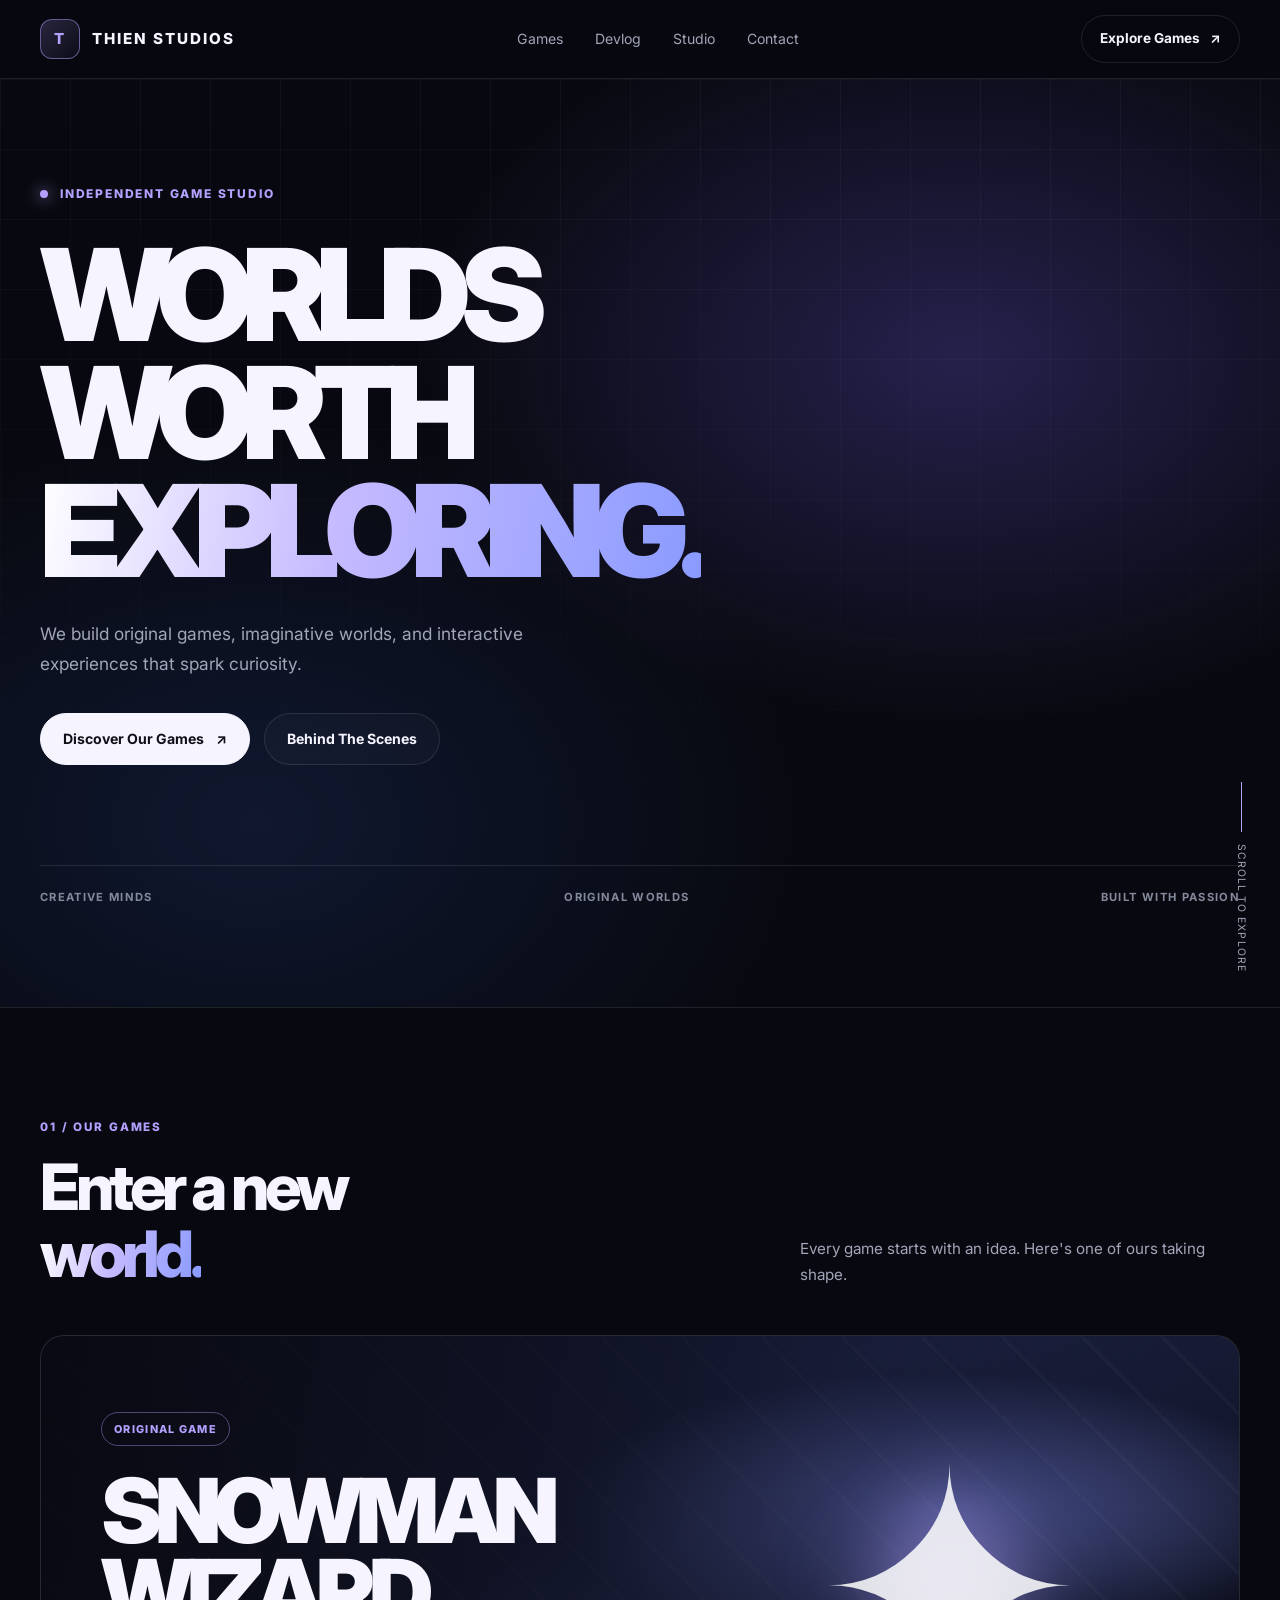
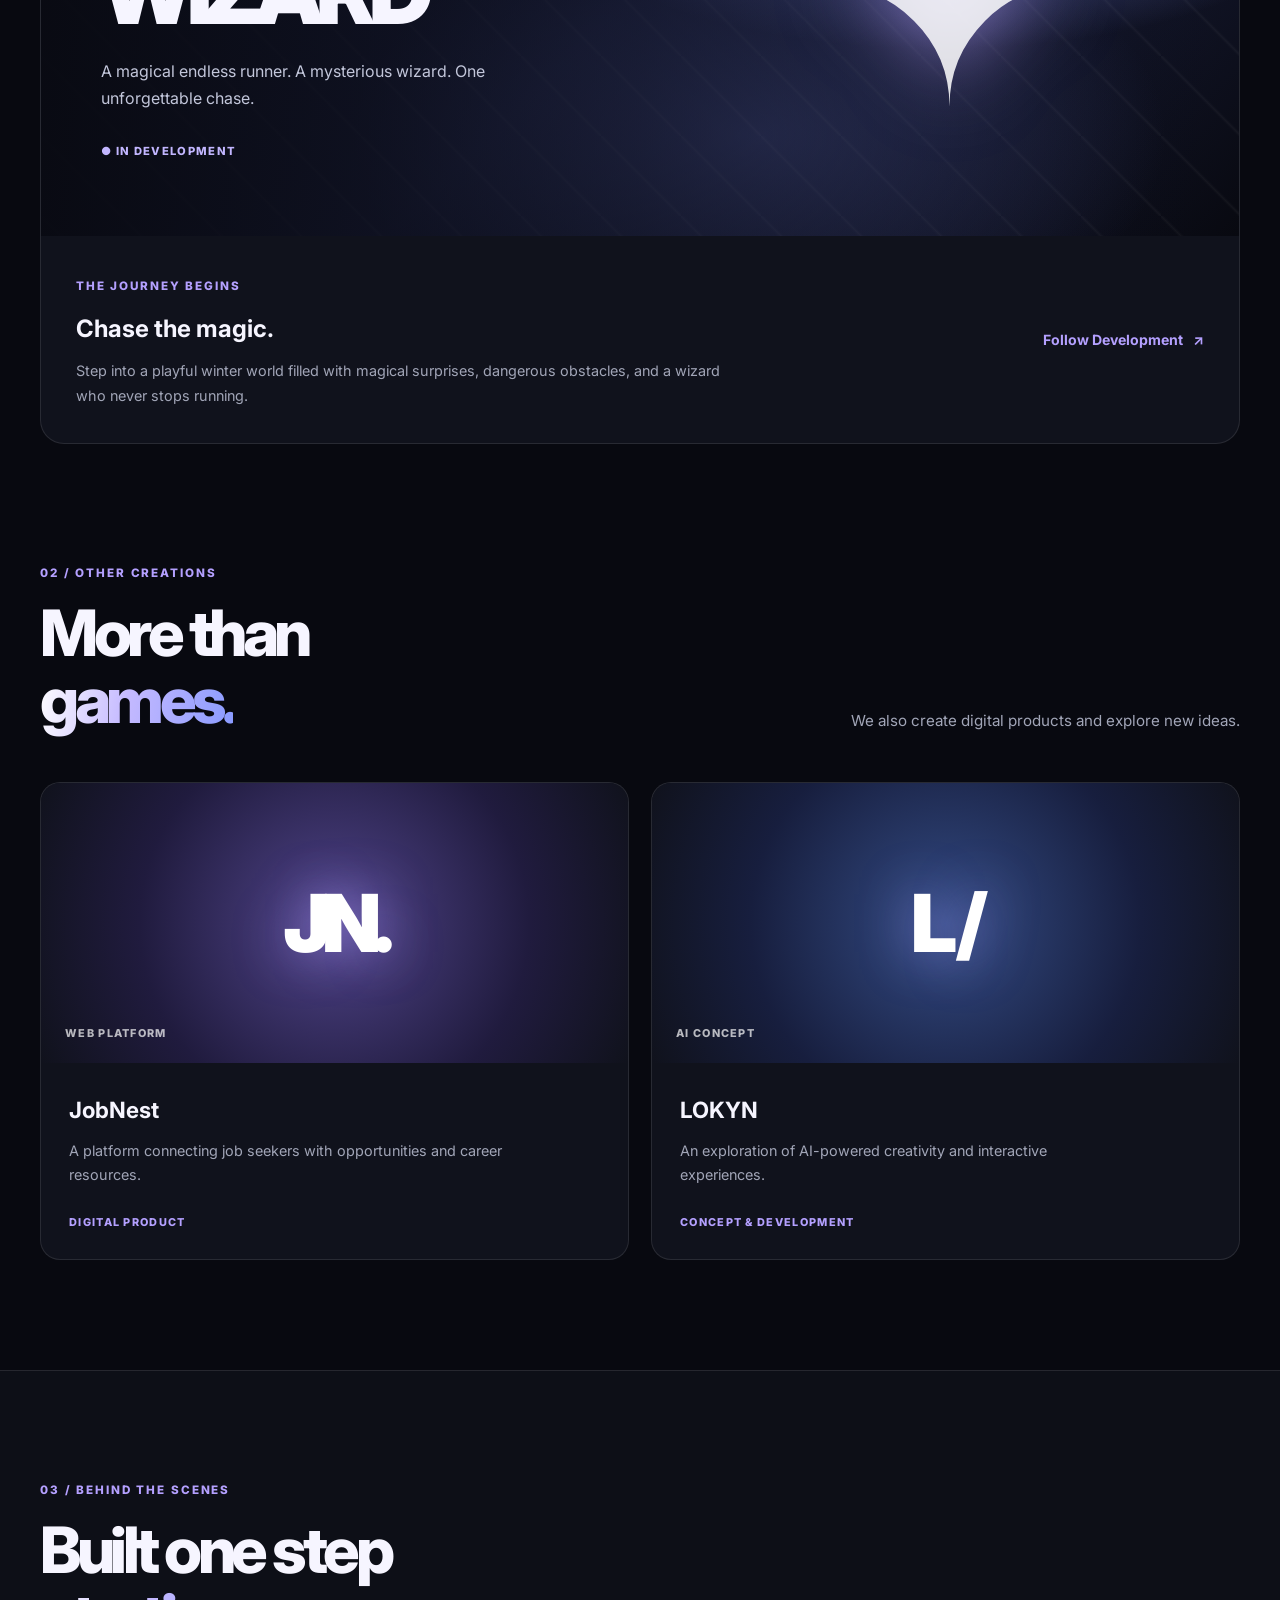
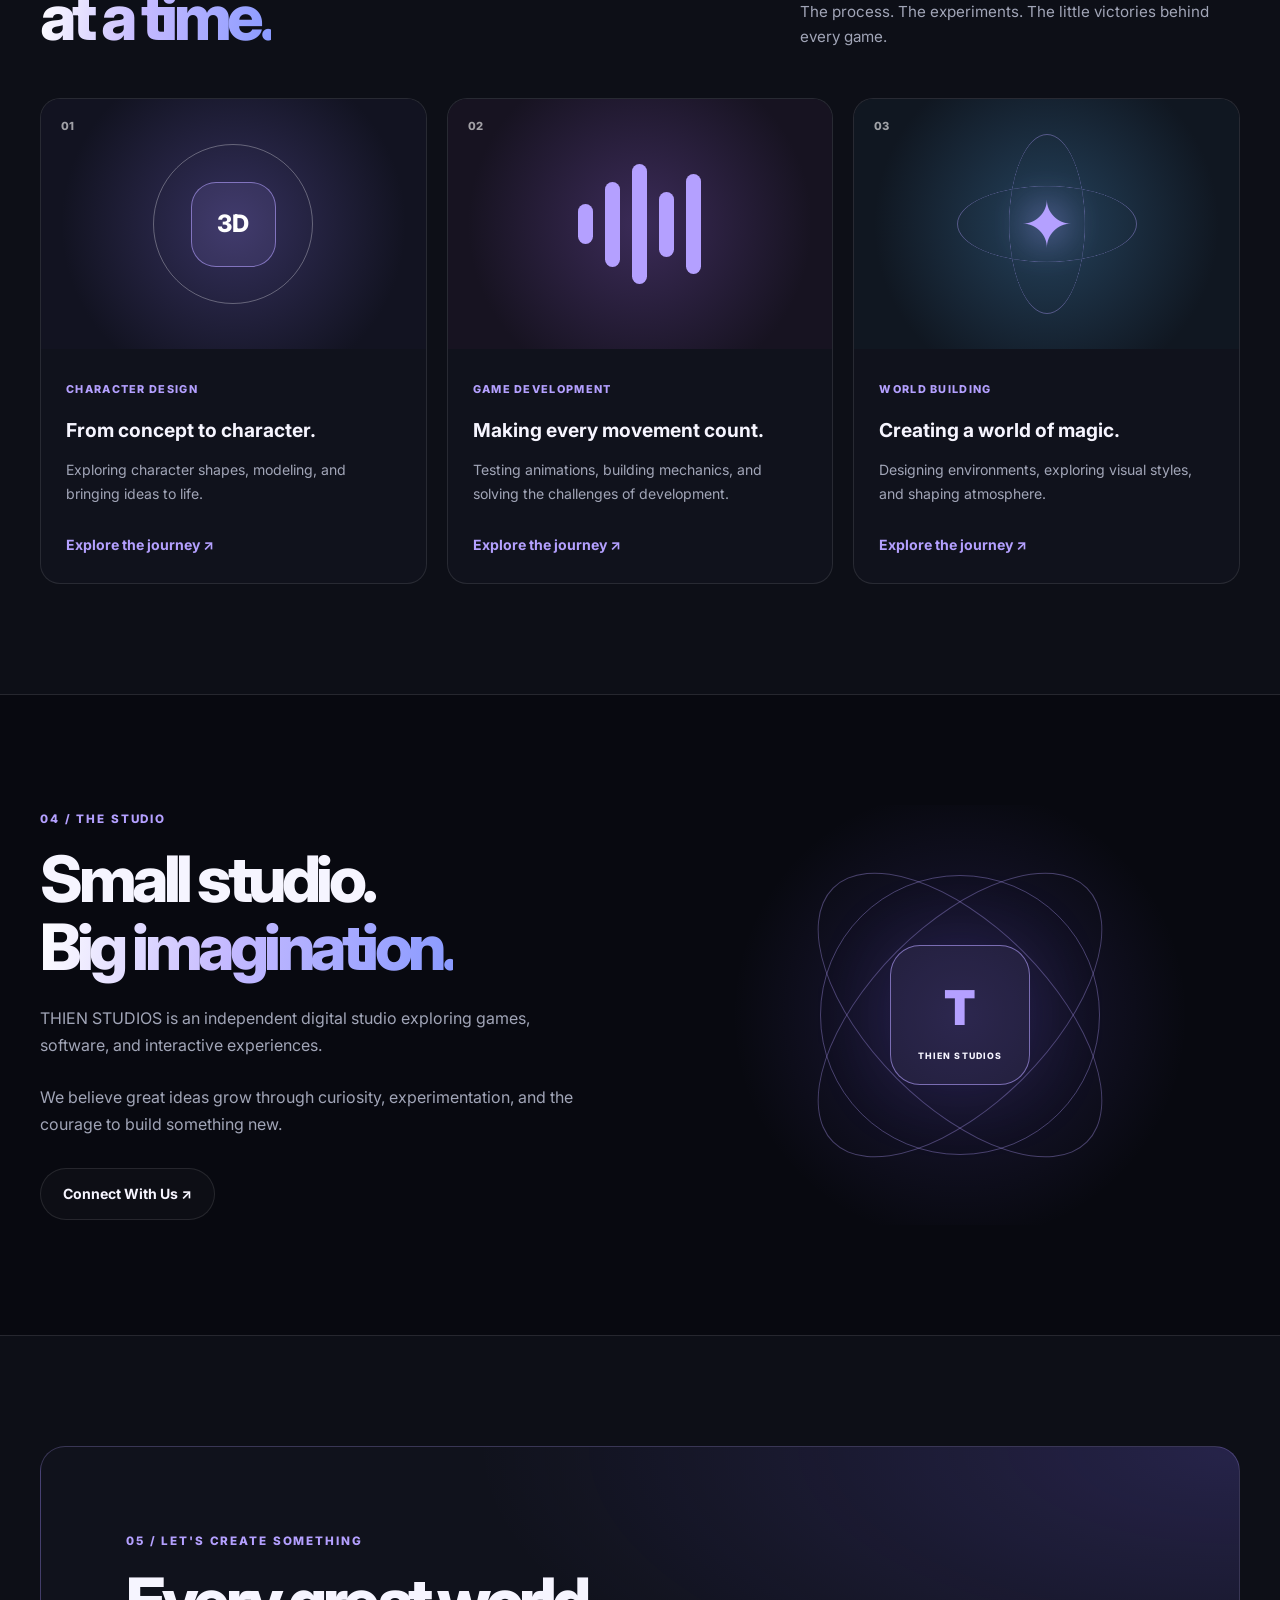
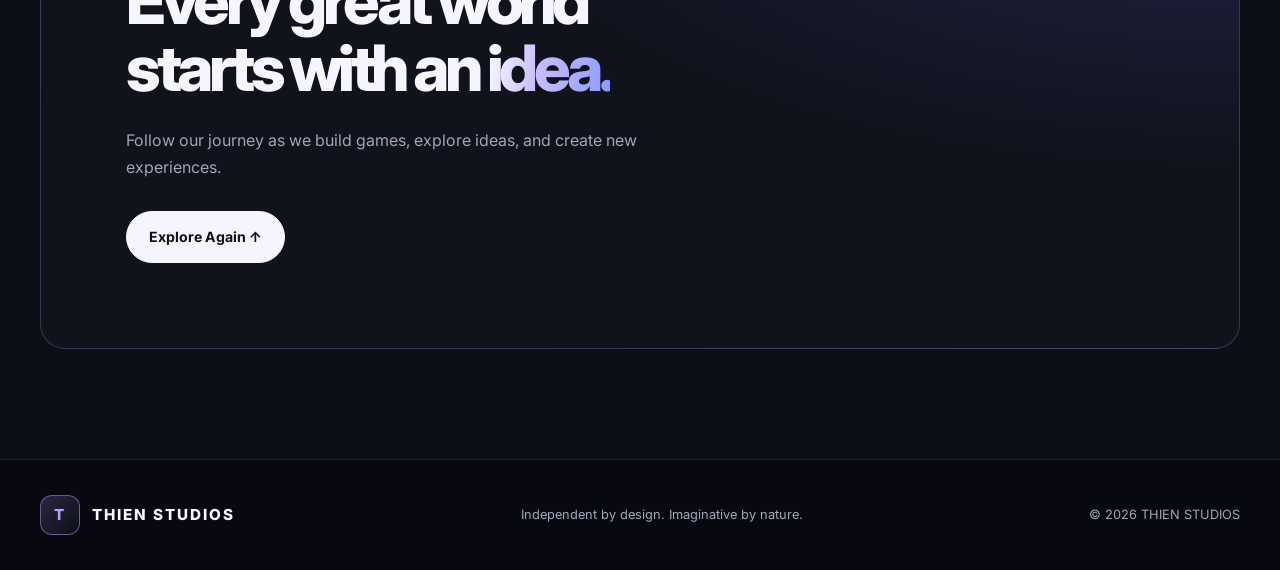
<file: index.html>
<!DOCTYPE html>
<html lang="en">
<head>
  <meta charset="UTF-8" />
  <meta name="viewport" content="width=device-width, initial-scale=1.0" />
  <meta name="theme-color" content="#080910" />

  <meta
    name="description"
    content="THIEN STUDIOS creates original games, digital experiences, and imaginative worlds."
  />

  <title>THIEN STUDIOS — Worlds Worth Exploring</title>

  <link rel="preconnect" href="https://fonts.googleapis.com" />
  <link rel="preconnect" href="https://fonts.gstatic.com" crossorigin />

  <link
    href="https://fonts.googleapis.com/css2?family=Inter:wght@400;500;600;700;800;900&display=swap"
    rel="stylesheet"
  />

  <link rel="stylesheet" href="style.css" />
</head>

<body>

  <!-- Navigation -->
  <header class="header">
    <div class="container navbar">

      <a href="#home" class="brand">
        <span class="brand-mark">T</span>
        <span>THIEN STUDIOS</span>
      </a>

      <button
        class="menu-toggle"
        id="menuToggle"
        aria-expanded="false"
        aria-controls="navLinks"
      >
        <span></span>
        <span></span>
      </button>

      <nav class="nav-links" id="navLinks">
        <a href="#games">Games</a>
        <a href="#devlog">Devlog</a>
        <a href="#studio">Studio</a>
        <a href="#contact">Contact</a>
      </nav>

      <a href="#games" class="nav-cta">
        Explore Games <span>↗</span>
      </a>

    </div>
  </header>


  <main>

    <!-- Hero -->
    <section class="hero" id="home">

      <div class="hero-background"></div>
      <div class="hero-grid"></div>

      <div class="container hero-content">

        <div class="hero-badge">
          <span class="status-dot"></span>
          INDEPENDENT GAME STUDIO
        </div>

        <h1>
          WORLDS<br />
          WORTH<br />
          <span class="gradient-text">EXPLORING.</span>
        </h1>

        <p class="hero-description">
          We build original games, imaginative worlds,
          and interactive experiences that spark curiosity.
        </p>

        <div class="hero-actions">

          <a href="#games" class="button primary">
            Discover Our Games <span>↗</span>
          </a>

          <a href="#devlog" class="button secondary">
            Behind The Scenes
          </a>

        </div>

        <div class="hero-footer">
          <span>CREATIVE MINDS</span>
          <span>ORIGINAL WORLDS</span>
          <span>BUILT WITH PASSION</span>
        </div>

      </div>

      <div class="hero-scroll">
        <span></span>
        SCROLL TO EXPLORE
      </div>

    </section>


    <!-- Featured Game -->
    <section class="featured-section" id="games">

      <div class="container">

        <div class="section-header reveal">

          <div>
            <div class="section-label">01 / OUR GAMES</div>

            <h2 class="section-heading">
              Enter a new<br />
              <span class="gradient-text">world.</span>
            </h2>
          </div>

          <p class="section-description">
            Every game starts with an idea.
            Here's one of ours taking shape.
          </p>

        </div>


        <article class="featured-game reveal">

          <div class="featured-art">

            <div class="featured-overlay"></div>

            <div class="game-art-content">

              <span class="game-tag">
                ORIGINAL GAME
              </span>

              <h3>SNOWMAN<br />WIZARD</h3>

              <p>
                A magical endless runner.
                A mysterious wizard.
                One unforgettable chase.
              </p>

              <span class="game-status">
                ● IN DEVELOPMENT
              </span>

            </div>

            <div class="snowman-symbol">✦</div>

          </div>


          <div class="featured-info">

            <div>
              <span class="section-label">THE JOURNEY BEGINS</span>

              <h3>Chase the magic.</h3>

              <p>
                Step into a playful winter world filled with
                magical surprises, dangerous obstacles,
                and a wizard who never stops running.
              </p>
            </div>

            <a href="#devlog" class="text-link">
              Follow Development <span>↗</span>
            </a>

          </div>

        </article>


        <!-- Other Projects -->
        <div class="other-projects">

          <div class="section-header reveal">

            <div>
              <div class="section-label">02 / OTHER CREATIONS</div>

              <h2 class="section-heading">
                More than<br />
                <span class="gradient-text">games.</span>
              </h2>
            </div>

            <p class="section-description">
              We also create digital products
              and explore new ideas.
            </p>

          </div>


          <div class="project-grid">

            <article class="project-card reveal">

              <div class="project-image jobnest-art">
                <span class="project-logo">JN.</span>
                <span class="project-category">WEB PLATFORM</span>
              </div>

              <div class="project-content">

                <h3>JobNest</h3>

                <p>
                  A platform connecting job seekers
                  with opportunities and career resources.
                </p>

                <span class="project-status">
                  DIGITAL PRODUCT
                </span>

              </div>

            </article>


            <article class="project-card reveal">

              <div class="project-image lokyn-art">
                <span class="project-logo">L /</span>
                <span class="project-category">AI CONCEPT</span>
              </div>

              <div class="project-content">

                <h3>LOKYN</h3>

                <p>
                  An exploration of AI-powered creativity
                  and interactive experiences.
                </p>

                <span class="project-status">
                  CONCEPT & DEVELOPMENT
                </span>

              </div>

            </article>

          </div>

        </div>

      </div>

    </section>


    <!-- Devlog -->
    <section class="devlog-section" id="devlog">

      <div class="container">

        <div class="section-header reveal">

          <div>
            <div class="section-label">03 / BEHIND THE SCENES</div>

            <h2 class="section-heading">
              Built one step<br />
              <span class="gradient-text">at a time.</span>
            </h2>
          </div>

          <p class="section-description">
            The process. The experiments.
            The little victories behind every game.
          </p>

        </div>


        <div class="devlog-grid">

          <article class="devlog-card reveal">

            <div class="devlog-visual visual-model">
              <span>01</span>
              <div class="visual-orbit"></div>
              <div class="visual-core">3D</div>
            </div>

            <div class="devlog-content">

              <span class="devlog-category">
                CHARACTER DESIGN
              </span>

              <h3>From concept to character.</h3>

              <p>
                Exploring character shapes,
                modeling, and bringing ideas to life.
              </p>

              <a href="#contact" class="text-link">
                Explore the journey ↗
              </a>

            </div>

          </article>


          <article class="devlog-card reveal">

            <div class="devlog-visual visual-animation">
              <span>02</span>
              <div class="animation-bars">
                <i></i>
                <i></i>
                <i></i>
                <i></i>
                <i></i>
              </div>
            </div>

            <div class="devlog-content">

              <span class="devlog-category">
                GAME DEVELOPMENT
              </span>

              <h3>Making every movement count.</h3>

              <p>
                Testing animations, building mechanics,
                and solving the challenges of development.
              </p>

              <a href="#contact" class="text-link">
                Explore the journey ↗
              </a>

            </div>

          </article>


          <article class="devlog-card reveal">

            <div class="devlog-visual visual-world">
              <span>03</span>
              <div class="world-ring ring-one"></div>
              <div class="world-ring ring-two"></div>
              <div class="world-center">✦</div>
            </div>

            <div class="devlog-content">

              <span class="devlog-category">
                WORLD BUILDING
              </span>

              <h3>Creating a world of magic.</h3>

              <p>
                Designing environments,
                exploring visual styles, and shaping atmosphere.
              </p>

              <a href="#contact" class="text-link">
                Explore the journey ↗
              </a>

            </div>

          </article>

        </div>

      </div>

    </section>


    <!-- Studio -->
    <section class="studio-section" id="studio">

      <div class="container studio-grid">

        <div class="studio-content reveal">

          <div class="section-label">04 / THE STUDIO</div>

          <h2 class="section-heading">
            Small studio.<br />
            <span class="gradient-text">Big imagination.</span>
          </h2>

          <p>
            THIEN STUDIOS is an independent digital studio
            exploring games, software, and interactive experiences.
          </p>

          <p>
            We believe great ideas grow through curiosity,
            experimentation, and the courage to build something new.
          </p>

          <a href="#contact" class="button secondary">
            Connect With Us ↗
          </a>

        </div>


        <div class="studio-visual reveal">

          <div class="studio-orbit orbit-a"></div>
          <div class="studio-orbit orbit-b"></div>
          <div class="studio-orbit orbit-c"></div>

          <div class="studio-center">
            <span>T</span>
            <small>THIEN STUDIOS</small>
          </div>

        </div>

      </div>

    </section>


    <!-- Contact -->
    <section class="contact-section" id="contact">

      <div class="container">

        <div class="contact-panel reveal">

          <div class="section-label">
            05 / LET'S CREATE SOMETHING
          </div>

          <h2 class="section-heading">
            Every great world<br />
            starts with an <span class="gradient-text">idea.</span>
          </h2>

          <p>
            Follow our journey as we build games,
            explore ideas, and create new experiences.
          </p>

          <a href="#home" class="button primary">
            Explore Again ↑
          </a>

        </div>

      </div>

    </section>

  </main>


  <!-- Footer -->
  <footer class="footer">

    <div class="container footer-content">

      <a href="#home" class="brand">
        <span class="brand-mark">T</span>
        <span>THIEN STUDIOS</span>
      </a>

      <p>
        Independent by design. Imaginative by nature.
      </p>

      <span class="copyright">
        © <span id="year"></span> THIEN STUDIOS
      </span>

    </div>

  </footer>


  <script src="script.js"></script>

</body>
</html>
</file>
<file: style.css>
/* ========================================
   THIEN STUDIOS
   Main stylesheet
======================================== */

:root {
  --bg: #080910;
  --surface: #10121c;
  --surface-light: #171a27;

  --text: #f6f5ff;
  --muted: #a1a5b7;

  --accent: #b4a0ff;
  --accent-blue: #7e91ff;

  --border: rgba(255, 255, 255, 0.1);

  --max-width: 1200px;
}

* {
  margin: 0;
  padding: 0;
  box-sizing: border-box;
}

html {
  scroll-behavior: smooth;
  scroll-padding-top: 90px;
}

body {
  background: var(--bg);
  color: var(--text);
  font-family: "Inter", sans-serif;
  line-height: 1.7;
  overflow-x: hidden;
  -webkit-font-smoothing: antialiased;
}

a {
  color: inherit;
  text-decoration: none;
}

button {
  font: inherit;
}

img {
  display: block;
  max-width: 100%;
}

.container {
  width: min(var(--max-width), calc(100% - 48px));
  margin: auto;
}


/* ========================================
   NAVIGATION
======================================== */

.header {
  position: sticky;
  top: 0;
  z-index: 1000;

  background: rgba(8, 9, 16, 0.82);
  backdrop-filter: blur(20px);

  border-bottom: 1px solid var(--border);
}

.navbar {
  min-height: 78px;

  display: flex;
  justify-content: space-between;
  align-items: center;

  gap: 24px;
}

.brand {
  display: flex;
  align-items: center;
  gap: 12px;

  font-size: 0.95rem;
  font-weight: 800;
  letter-spacing: 0.13em;
}

.brand-mark {
  width: 40px;
  height: 40px;

  display: grid;
  place-items: center;

  border: 1px solid rgba(180, 160, 255, 0.5);
  border-radius: 12px;

  color: var(--accent);

  background: linear-gradient(
    135deg,
    rgba(180, 160, 255, 0.2),
    rgba(126, 145, 255, 0.04)
  );
}

.nav-links {
  display: flex;
  align-items: center;
  gap: 32px;
}

.nav-links a {
  color: var(--muted);
  font-size: 0.88rem;

  transition: color 0.25s ease;
}

.nav-links a:hover {
  color: var(--text);
}

.nav-cta {
  display: inline-flex;
  align-items: center;
  gap: 10px;

  padding: 11px 18px;

  border: 1px solid var(--border);
  border-radius: 999px;

  font-size: 0.85rem;
  font-weight: 700;

  transition: 0.25s ease;
}

.nav-cta:hover {
  border-color: var(--accent);
  color: var(--accent);
  transform: translateY(-2px);
}

.menu-toggle {
  display: none;

  width: 42px;
  height: 42px;

  border: 1px solid var(--border);
  border-radius: 10px;

  background: var(--surface);

  cursor: pointer;
}

.menu-toggle span {
  display: block;

  width: 18px;
  height: 2px;

  margin: 5px auto;

  background: var(--text);

  transition: 0.25s;
}


/* ========================================
   BUTTONS
======================================== */

.button {
  display: inline-flex;
  align-items: center;
  justify-content: center;
  gap: 12px;

  padding: 13px 22px;

  border: 1px solid var(--border);
  border-radius: 999px;

  font-size: 0.88rem;
  font-weight: 700;

  transition: 0.3s ease;
}

.button:hover {
  transform: translateY(-3px);
}

.button.primary {
  background: var(--text);
  color: #101018;

  border-color: var(--text);
}

.button.primary:hover {
  background: var(--accent);
  border-color: var(--accent);
}

.button.secondary {
  background: rgba(255, 255, 255, 0.025);
  color: var(--text);
}

.button.secondary:hover {
  border-color: var(--accent);
  color: var(--accent);
}

.text-link {
  display: inline-flex;
  align-items: center;
  gap: 10px;

  color: var(--accent);

  font-size: 0.88rem;
  font-weight: 700;

  transition: gap 0.25s ease;
}

.text-link:hover {
  gap: 16px;
}


/* ========================================
   HERO
======================================== */

.hero {
  min-height: 760px;

  position: relative;
  display: flex;
  align-items: center;

  overflow: hidden;

  border-bottom: 1px solid var(--border);
}

.hero-background {
  position: absolute;
  inset: 0;

  background:
    radial-gradient(
      ellipse at 75% 30%,
      rgba(126, 103, 255, 0.25),
      transparent 40%
    ),
    radial-gradient(
      ellipse at 20% 80%,
      rgba(50, 90, 190, 0.18),
      transparent 38%
    ),
    var(--bg);

  animation: background-shift 12s ease-in-out infinite alternate;
}

.hero-grid {
  position: absolute;
  inset: 0;

  background-image:
    linear-gradient(
      rgba(255, 255, 255, 0.035) 1px,
      transparent 1px
    ),
    linear-gradient(
      90deg,
      rgba(255, 255, 255, 0.035) 1px,
      transparent 1px
    );

  background-size: 70px 70px;

  mask-image: linear-gradient(
    to bottom,
    black,
    transparent 95%
  );
}

.hero-content {
  position: relative;
  z-index: 2;

  padding: 100px 0;
}

.hero-badge {
  display: inline-flex;
  align-items: center;
  gap: 12px;

  color: var(--accent);

  font-size: 0.75rem;
  font-weight: 800;
  letter-spacing: 0.15em;
}

.status-dot {
  width: 8px;
  height: 8px;

  border-radius: 50%;

  background: var(--accent);

  box-shadow: 0 0 15px var(--accent);

  animation: pulse 2s infinite;
}

.hero h1 {
  margin: 30px 0;

  font-size: clamp(4rem, 10vw, 8.5rem);
  line-height: 0.92;

  font-weight: 900;
  letter-spacing: -0.085em;
}

.gradient-text {
  background: linear-gradient(
    100deg,
    #ffffff,
    #c5baff 45%,
    #899aff
  );

  background-clip: text;
  -webkit-background-clip: text;
  -webkit-text-fill-color: transparent;
}

.hero-description {
  max-width: 570px;

  color: var(--muted);

  font-size: 1.08rem;
}

.hero-actions {
  display: flex;
  flex-wrap: wrap;

  gap: 14px;

  margin-top: 35px;
}

.hero-footer {
  display: flex;
  flex-wrap: wrap;
  justify-content: space-between;

  gap: 20px;

  margin-top: 100px;
  padding-top: 22px;

  border-top: 1px solid var(--border);

  color: #85899c;

  font-size: 0.7rem;
  font-weight: 700;
  letter-spacing: 0.12em;
}

.hero-scroll {
  position: absolute;
  right: 30px;
  bottom: 35px;

  display: flex;
  align-items: center;
  gap: 12px;

  color: var(--muted);

  font-size: 0.65rem;
  letter-spacing: 0.1em;

  writing-mode: vertical-rl;
}

.hero-scroll span {
  width: 1px;
  height: 50px;

  background: var(--accent);
}


/* ========================================
   GENERAL SECTIONS
======================================== */

section:not(.hero) {
  padding: 110px 0;
}

.section-label {
  margin-bottom: 15px;

  color: var(--accent);

  font-size: 0.73rem;
  font-weight: 800;
  letter-spacing: 0.16em;
}

.section-header {
  display: flex;
  justify-content: space-between;
  align-items: flex-end;

  gap: 35px;

  margin-bottom: 48px;
}

.section-heading {
  font-size: clamp(2.5rem, 5vw, 4.5rem);
  line-height: 1.05;

  font-weight: 800;
  letter-spacing: -0.07em;
}

.section-description {
  max-width: 440px;

  color: var(--muted);

  font-size: 0.95rem;
}


/* ========================================
   FEATURED GAME
======================================== */

.featured-game {
  overflow: hidden;

  border: 1px solid var(--border);
  border-radius: 24px;

  background: var(--surface);
}

.featured-art {
  min-height: 500px;

  position: relative;
  display: flex;
  align-items: center;

  overflow: hidden;

  background:
    radial-gradient(
      ellipse at 75% 35%,
      rgba(135, 151, 255, 0.55),
      transparent 30%
    ),
    radial-gradient(
      ellipse at 60% 80%,
      rgba(87, 99, 175, 0.45),
      transparent 40%
    ),
    linear-gradient(
      135deg,
      #151a36,
      #20264c 50%,
      #080910
    );
}

.featured-art::before {
  content: "";

  position: absolute;
  inset: 0;

  background-image:
    linear-gradient(
      45deg,
      transparent 48%,
      rgba(255, 255, 255, 0.04) 50%,
      transparent 52%
    );

  background-size: 80px 80px;
}

.featured-overlay {
  position: absolute;
  inset: 0;

  background: linear-gradient(
    90deg,
    rgba(8, 9, 16, 0.94),
    rgba(8, 9, 16, 0.55) 50%,
    transparent
  );
}

.game-art-content {
  position: relative;
  z-index: 2;

  max-width: 550px;

  padding: 60px;
}

.game-tag {
  display: inline-block;

  padding: 7px 12px;

  border: 1px solid rgba(180, 160, 255, 0.4);
  border-radius: 999px;

  color: var(--accent);

  font-size: 0.68rem;
  font-weight: 800;
  letter-spacing: 0.12em;
}

.game-art-content h3 {
  margin: 25px 0;

  font-size: clamp(3.2rem, 7vw, 6rem);
  line-height: 0.9;

  font-weight: 900;
  letter-spacing: -0.08em;
}

.game-art-content p {
  max-width: 400px;

  color: #c2c6da;
}

.game-status {
  display: block;

  margin-top: 30px;

  color: #c2b6ff;

  font-size: 0.7rem;
  font-weight: 800;
  letter-spacing: 0.12em;
}

.snowman-symbol {
  position: absolute;
  right: 13%;
  top: 50%;

  transform: translateY(-50%);

  color: rgba(255, 255, 255, 0.85);

  font-size: clamp(9rem, 25vw, 20rem);

  text-shadow:
    0 0 80px rgba(180, 160, 255, 0.7);

  animation: float 6s ease-in-out infinite;
}

.featured-info {
  display: flex;
  justify-content: space-between;
  align-items: center;

  gap: 30px;

  padding: 35px;
}

.featured-info h3 {
  margin: 10px 0;

  font-size: 1.5rem;
}

.featured-info p {
  max-width: 650px;

  color: var(--muted);

  font-size: 0.9rem;
}


/* ========================================
   OTHER PROJECTS
======================================== */

.other-projects {
  margin-top: 120px;
}

.project-grid {
  display: grid;
  grid-template-columns: repeat(2, 1fr);

  gap: 22px;
}

.project-card {
  overflow: hidden;

  border: 1px solid var(--border);
  border-radius: 20px;

  background: var(--surface);

  transition:
    transform 0.35s ease,
    border-color 0.35s ease;
}

.project-card:hover {
  transform: translateY(-7px);

  border-color: rgba(180, 160, 255, 0.4);
}

.project-image {
  min-height: 280px;

  position: relative;

  display: flex;
  align-items: center;
  justify-content: center;

  overflow: hidden;
}

.jobnest-art {
  background:
    radial-gradient(
      circle at 50% 50%,
      #51458b,
      #201b3e 60%,
      #10121c
    );
}

.lokyn-art {
  background:
    radial-gradient(
      circle at 50% 50%,
      #344c85,
      #171e3e 60%,
      #10121c
    );
}

.project-logo {
  font-size: 5rem;

  font-weight: 900;
  letter-spacing: -0.1em;

  color: #ffffff;

  text-shadow: 0 0 50px rgba(180, 160, 255, 0.5);
}

.project-category {
  position: absolute;
  left: 24px;
  bottom: 20px;

  color: rgba(255, 255, 255, 0.7);

  font-size: 0.68rem;
  font-weight: 800;
  letter-spacing: 0.12em;
}

.project-content {
  padding: 28px;
}

.project-content h3 {
  margin-bottom: 10px;

  font-size: 1.4rem;
}

.project-content p {
  max-width: 450px;

  color: var(--muted);

  font-size: 0.9rem;
}

.project-status {
  display: block;

  margin-top: 25px;

  color: var(--accent);

  font-size: 0.68rem;
  font-weight: 800;
  letter-spacing: 0.12em;
}


/* ========================================
   DEVLOG
======================================== */

.devlog-section {
  background: #0d0f17;

  border-block: 1px solid var(--border);
}

.devlog-grid {
  display: grid;
  grid-template-columns: repeat(3, 1fr);

  gap: 20px;
}

.devlog-card {
  overflow: hidden;

  border: 1px solid var(--border);
  border-radius: 20px;

  background: var(--surface);

  transition: transform 0.35s ease;
}

.devlog-card:hover {
  transform: translateY(-6px);
}

.devlog-visual {
  min-height: 250px;

  position: relative;

  display: grid;
  place-items: center;

  overflow: hidden;
}

.devlog-visual > span:first-child {
  position: absolute;
  top: 18px;
  left: 20px;

  color: rgba(255, 255, 255, 0.6);

  font-size: 0.7rem;
  font-weight: 800;
}

.visual-model {
  background:
    radial-gradient(circle, #34305c, #121321 75%);
}

.visual-animation {
  background:
    radial-gradient(circle, #3b2b58, #171321 75%);
}

.visual-world {
  background:
    radial-gradient(circle, #24415b, #101721 75%);
}

.visual-orbit {
  width: 160px;
  height: 160px;

  border: 1px solid rgba(255, 255, 255, 0.3);
  border-radius: 50%;

  position: absolute;

  animation: rotate 15s linear infinite;
}

.visual-core {
  width: 85px;
  height: 85px;

  display: grid;
  place-items: center;

  border: 1px solid rgba(180, 160, 255, 0.6);
  border-radius: 25px;

  background: rgba(180, 160, 255, 0.1);

  color: #ffffff;

  font-size: 1.5rem;
  font-weight: 800;
}

.animation-bars {
  display: flex;
  align-items: center;
  gap: 12px;

  height: 120px;
}

.animation-bars i {
  width: 15px;
  height: 40px;

  border-radius: 20px;

  background: var(--accent);

  animation: equalize 1.2s ease-in-out infinite alternate;
}

.animation-bars i:nth-child(2) {
  height: 85px;
  animation-delay: 0.2s;
}

.animation-bars i:nth-child(3) {
  height: 120px;
  animation-delay: 0.4s;
}

.animation-bars i:nth-child(4) {
  height: 65px;
  animation-delay: 0.6s;
}

.animation-bars i:nth-child(5) {
  height: 100px;
  animation-delay: 0.8s;
}

.world-ring {
  position: absolute;

  width: 180px;
  height: 180px;

  border: 1px solid rgba(180, 160, 255, 0.4);
  border-radius: 50%;
}

.ring-one {
  transform: rotateX(65deg);
}

.ring-two {
  transform: rotateY(65deg);
}

.world-center {
  color: var(--accent);

  font-size: 4rem;

  text-shadow: 0 0 40px var(--accent);
}

.devlog-content {
  padding: 25px;
}

.devlog-category {
  color: var(--accent);

  font-size: 0.68rem;
  font-weight: 800;
  letter-spacing: 0.12em;
}

.devlog-content h3 {
  margin: 15px 0;

  font-size: 1.2rem;
  line-height: 1.4;
}

.devlog-content p {
  margin-bottom: 25px;

  color: var(--muted);

  font-size: 0.88rem;
}


/* ========================================
   STUDIO
======================================== */

.studio-grid {
  display: grid;
  grid-template-columns: 1fr 1fr;

  align-items: center;

  gap: 80px;
}

.studio-content > p {
  max-width: 550px;

  margin-top: 25px;

  color: var(--muted);
}

.studio-content .button {
  margin-top: 30px;
}

.studio-visual {
  min-height: 420px;

  position: relative;

  display: grid;
  place-items: center;

  background:
    radial-gradient(
      circle,
      rgba(126, 103, 255, 0.18),
      transparent 65%
    );
}

.studio-orbit {
  position: absolute;

  border: 1px solid rgba(180, 160, 255, 0.35);
  border-radius: 50%;
}

.orbit-a {
  width: 280px;
  height: 280px;

  animation: rotate 20s linear infinite;
}

.orbit-b {
  width: 360px;
  height: 180px;

  transform: rotate(45deg);

  animation: rotate 25s linear infinite reverse;
}

.orbit-c {
  width: 360px;
  height: 180px;

  transform: rotate(-45deg);

  animation: rotate 25s linear infinite;
}

.studio-center {
  width: 140px;
  height: 140px;

  display: flex;
  flex-direction: column;
  justify-content: center;
  align-items: center;

  border: 1px solid rgba(180, 160, 255, 0.6);
  border-radius: 30px;

  background: rgba(180, 160, 255, 0.1);

  box-shadow: 0 0 80px rgba(126, 103, 255, 0.15);
}

.studio-center span {
  font-size: 3rem;
  font-weight: 900;

  color: var(--accent);
}

.studio-center small {
  font-size: 0.55rem;
  font-weight: 800;
  letter-spacing: 0.12em;
}


/* ========================================
   CONTACT
======================================== */

.contact-section {
  background: #0d0f17;

  border-top: 1px solid var(--border);
}

.contact-panel {
  padding: clamp(35px, 7vw, 85px);

  border: 1px solid rgba(180, 160, 255, 0.25);
  border-radius: 25px;

  background:
    radial-gradient(
      ellipse at 100% 0%,
      rgba(126, 103, 255, 0.2),
      transparent 45%
    ),
    var(--surface);
}

.contact-panel h2 {
  margin-bottom: 25px;
}

.contact-panel p {
  max-width: 600px;

  color: var(--muted);
}

.contact-panel .button {
  margin-top: 30px;
}


/* ========================================
   FOOTER
======================================== */

.footer {
  padding: 35px 0;

  border-top: 1px solid var(--border);
}

.footer-content {
  display: flex;
  justify-content: space-between;
  align-items: center;

  flex-wrap: wrap;

  gap: 25px;
}

.footer-content p,
.copyright {
  color: var(--muted);

  font-size: 0.8rem;
}


/* ========================================
   SCROLL REVEAL
======================================== */

.reveal {
  opacity: 0;

  transform: translateY(35px);

  transition:
    opacity 0.8s ease,
    transform 0.8s ease;
}

.reveal.visible {
  opacity: 1;

  transform: translateY(0);
}


/* ========================================
   ANIMATIONS
======================================== */

@keyframes float {
  0%, 100% {
    transform: translateY(-50%);
  }

  50% {
    transform: translateY(calc(-50% - 20px));
  }
}

@keyframes pulse {
  0%, 100% {
    opacity: 1;
  }

  50% {
    opacity: 0.45;
  }
}

@keyframes rotate {
  from {
    transform: rotate(0deg);
  }

  to {
    transform: rotate(360deg);
  }
}

@keyframes equalize {
  from {
    transform: scaleY(0.5);
  }

  to {
    transform: scaleY(1.2);
  }
}

@keyframes background-shift {
  from {
    background-position: 0% 0%;
  }

  to {
    background-position: 100% 100%;
  }
}


/* ========================================
   RESPONSIVE
======================================== */

@media (max-width: 900px) {

  .nav-links {
    gap: 18px;
  }

  .hero {
    min-height: 700px;
  }

  .hero h1 {
    font-size: clamp(4rem, 12vw, 7rem);
  }

  .featured-art {
    min-height: 420px;
  }

  .game-art-content {
    padding: 40px;
  }

  .devlog-grid {
    grid-template-columns: repeat(2, 1fr);
  }

  .studio-grid {
    gap: 35px;
  }

  .studio-visual {
    min-height: 350px;
  }

  .studio-orbit {
    max-width: 90%;
  }

}

@media (max-width: 650px) {

  .container {
    width: calc(100% - 32px);
  }

  .navbar {
    min-height: 70px;
  }

  .brand {
    font-size: 0.78rem;
  }

  .menu-toggle {
    display: block;
  }

  .nav-cta {
    display: none;
  }

  .nav-links {
    position: absolute;

    top: 70px;
    left: 0;
    right: 0;

    display: none;
    flex-direction: column;
    align-items: flex-start;

    gap: 22px;

    padding: 25px 24px;

    background: #0c0d15;

    border-bottom: 1px solid var(--border);
  }

  .nav-links.open {
    display: flex;
  }

  .hero {
    min-height: auto;
  }

  .hero-content {
    padding: 90px 0 50px;
  }

  .hero h1 {
    font-size: clamp(3.5rem, 15vw, 5.5rem);
  }

  .hero-description {
    font-size: 0.95rem;
  }

  .hero-footer {
    margin-top: 60px;
    flex-direction: column;
  }

  .hero-scroll {
    display: none;
  }

  section:not(.hero) {
    padding: 75px 0;
  }

  .section-header {
    display: block;
  }

  .section-heading {
    font-size: clamp(2.5rem, 10vw, 3.5rem);
  }

  .section-description {
    margin-top: 20px;
  }

  .featured-art {
    min-height: 430px;
  }

  .game-art-content {
    padding: 25px;
  }

  .game-art-content h3 {
    font-size: 3.5rem;
  }

  .snowman-symbol {
    right: 5%;
    top: 25%;

    font-size: 8rem;

    opacity: 0.35;
  }

  .featured-info {
    flex-direction: column;
    align-items: flex-start;

    padding: 25px;
  }

  .project-grid,
  .devlog-grid,
  .studio-grid {
    grid-template-columns: 1fr;
  }

  .other-projects {
    margin-top: 80px;
  }

  .project-image {
    min-height: 230px;
  }

  .studio-visual {
    min-height: 350px;
  }

  .footer-content {
    flex-direction: column;
    align-items: flex-start;
  }

}

@media (prefers-reduced-motion: reduce) {

  *,
  *::before,
  *::after {
    scroll-behavior: auto !important;
    animation: none !important;
    transition: none !important;
  }

  .reveal {
    opacity: 1;
    transform: none;
  }

}
</file>
